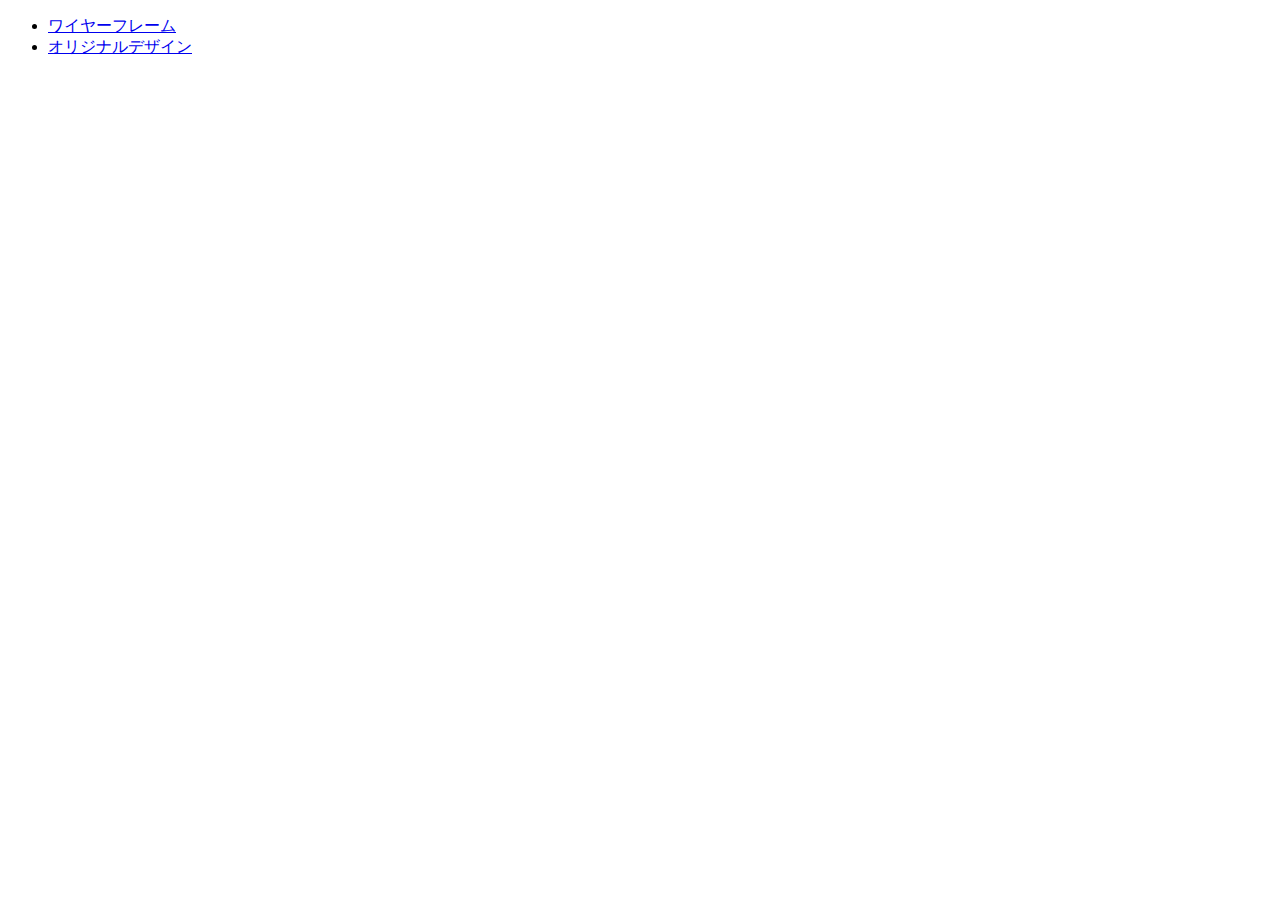
<file: index.html>
<!DOCTYPE html>
<html lang="ja">
<head>
    <meta charset="UTF-8">
    <title>目次 | サイドバー固定ページ</title>
</head>
<body>
    <ul>
        <li><a href="wire/index.html">ワイヤーフレーム</a></li>
        <li><a href="design/index.html">オリジナルデザイン</a></li>
    </ul>
</body>
</html>
</file>
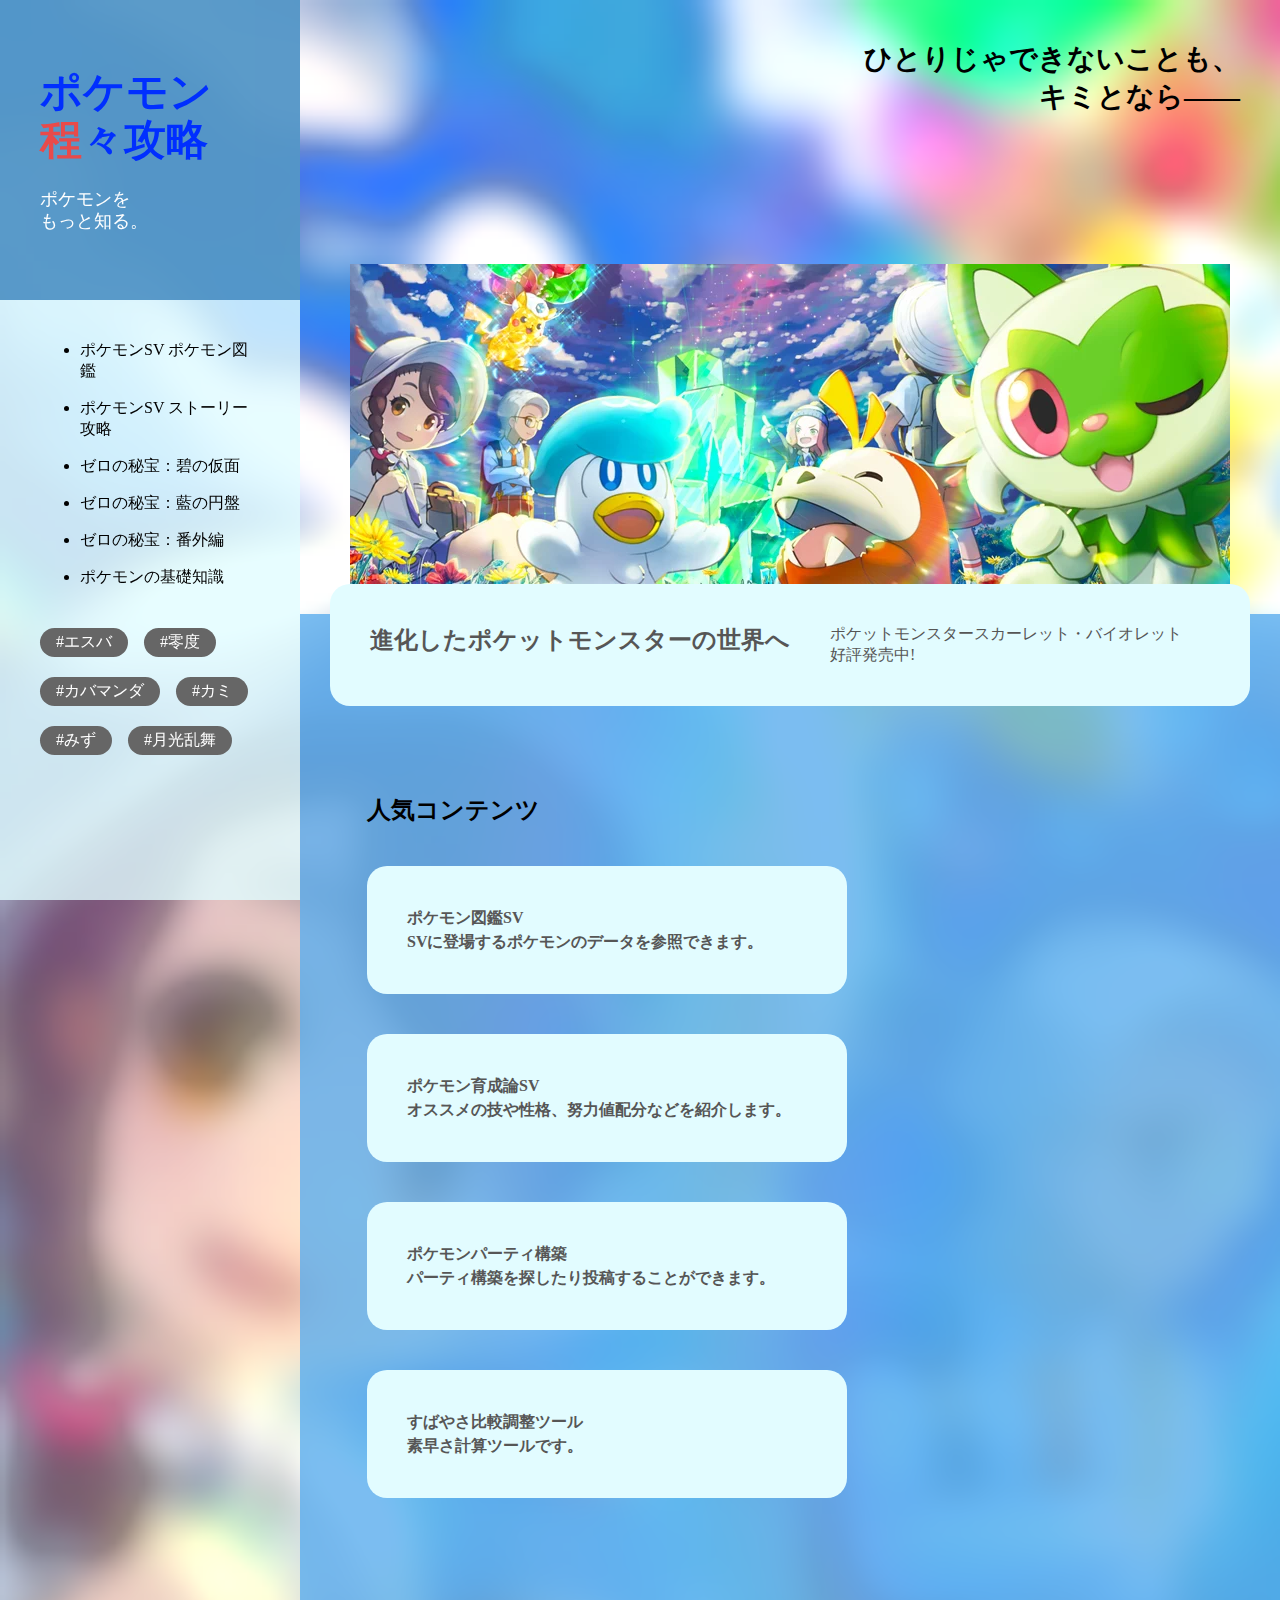
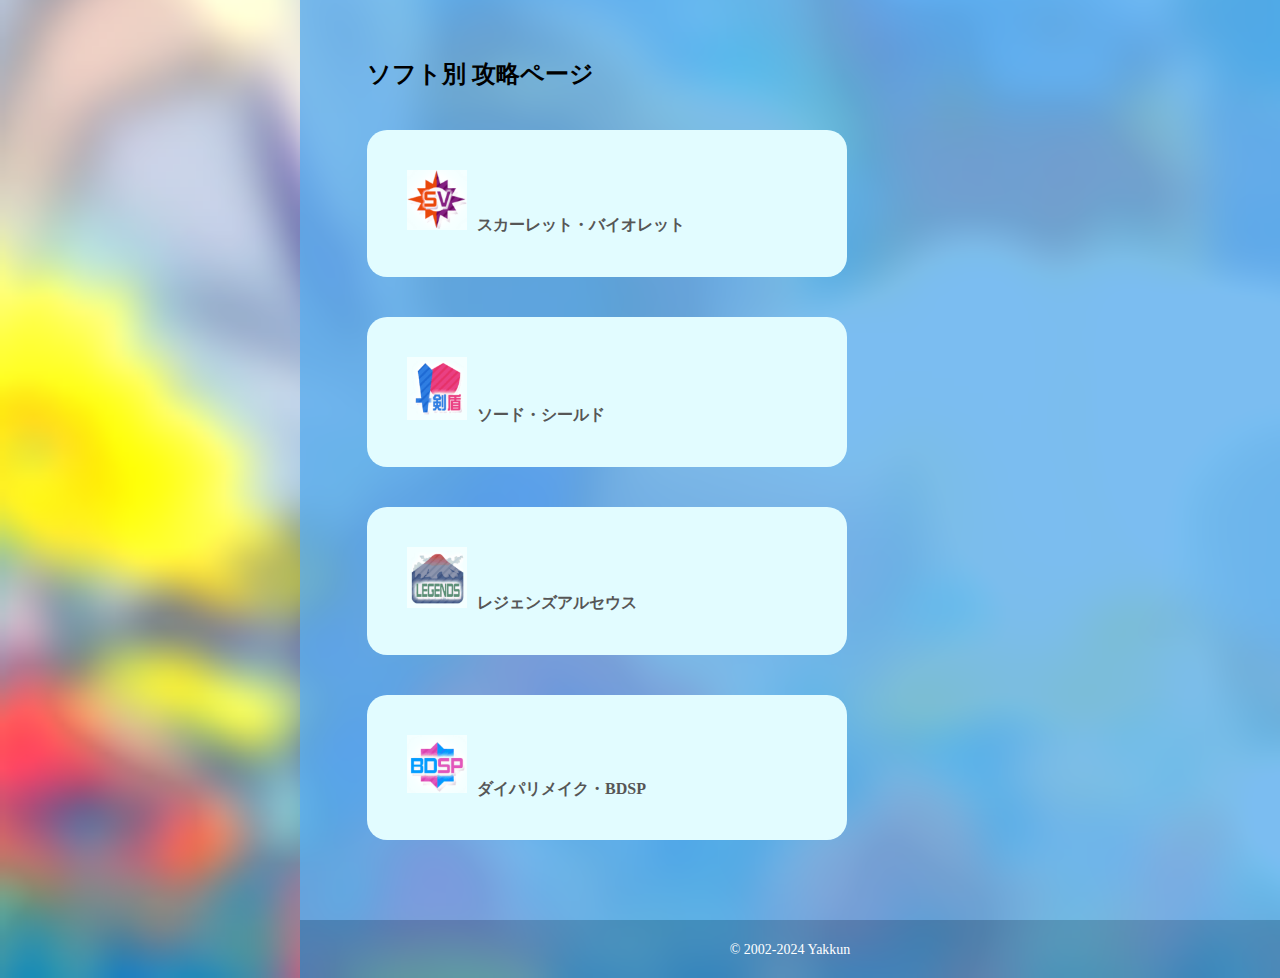
<file: design/index.html>
<!DOCTYPE html>
<html lang="ja">

<head>
  <meta charset="UTF-8">
  <title>ワイヤーフレーム | サイドバー固定ページ</title>
  <link rel="stylesheet" href="css/style.css">
</head>

<body>
  <aside class="sidebar">
    <div class="site-name">
      <h1>ポケモン <span class="ho">程</span>々攻略</h1>
      <p>ポケモンを<br>もっと知る。</p>
    </div>
    <nav>
      <ul class="page-list">
        <li><a href="#">ポケモンSV ポケモン図鑑</a></li>
        <li><a href="#">ポケモンSV ストーリー攻略</a></li>
        <li><a href="#">ゼロの秘宝：碧の仮面</a></li>
        <li><a href="#">ゼロの秘宝：藍の円盤</a></li>
        <li><a href="#">ゼロの秘宝：番外編</a></li>
        <li><a href="#">ポケモンの基礎知識</a></li>
      </ul>
      <div class="tags">
        <a class="tag" href="#">#エスバ</a>
        <a class="tag" href="#">#零度</a>
        <a class="tag" href="#">#カバマンダ</a>
        <a class="tag" href="#">#カミ</a>
        <a class="tag" href="#">#みず</a>
        <a class="tag" href="#">#月光乱舞</a>
      </div>
    </nav>
  </aside>

  <div class="wrapper">
    <header>
      <p class="header-copy">ひとりじゃできないことも、<br>キミとなら――</p>
      <img src="img/pokemon.webp" alt="ヘッダー画像">
    </header>

    <main>
      <section id="section-1">
        <h2>進化したポケットモンスターの世界へ</h2>
        <a class="text" href="#">ポケットモンスタースカーレット・バイオレット<br>好評発売中!</a>
      </section>

      <section id="section-2">
        <h2>人気コンテンツ</h2>
        <div class="cards">
          <a class="card" href="#">ポケモン図鑑SV<br>SVに登場するポケモンのデータを参照できます。</a>
          <a class="card" href="#">ポケモン育成論SV<br>オススメの技や性格、努力値配分などを紹介します。</a>
          <a class="card" href="#">ポケモンパーティ構築<br>パーティ構築を探したり投稿することができます。</a>
          <a class="card" href="#">すばやさ比較調整ツール<br>素早さ計算ツールです。</a>
        </div>
      </section>

      <section id="section-3">
        <h2>ソフト別 攻略ページ</h2>
        <div class="cards">
          <a class="card" href="#"><img src="./img/SV.png" alt="SV">スカーレット・バイオレット</a>
          <a class="card" href="#"><img src="./img/SS.png" alt="剣盾">ソード・シールド</a>
          <a class="card" href="#"><img src="./img/LA.png" alt="LA">レジェンズアルセウス</a>
          <a class="card" href="#"><img src="./img/BDSP.png" alt="BDSP">ダイパリメイク・BDSP</a>
        </div>
      </section>
    </main>

    <footer>
      <small class="copyright">© 2002-2024 Yakkun</small>
    </footer>
  </div>
</body>

</html>
</file>
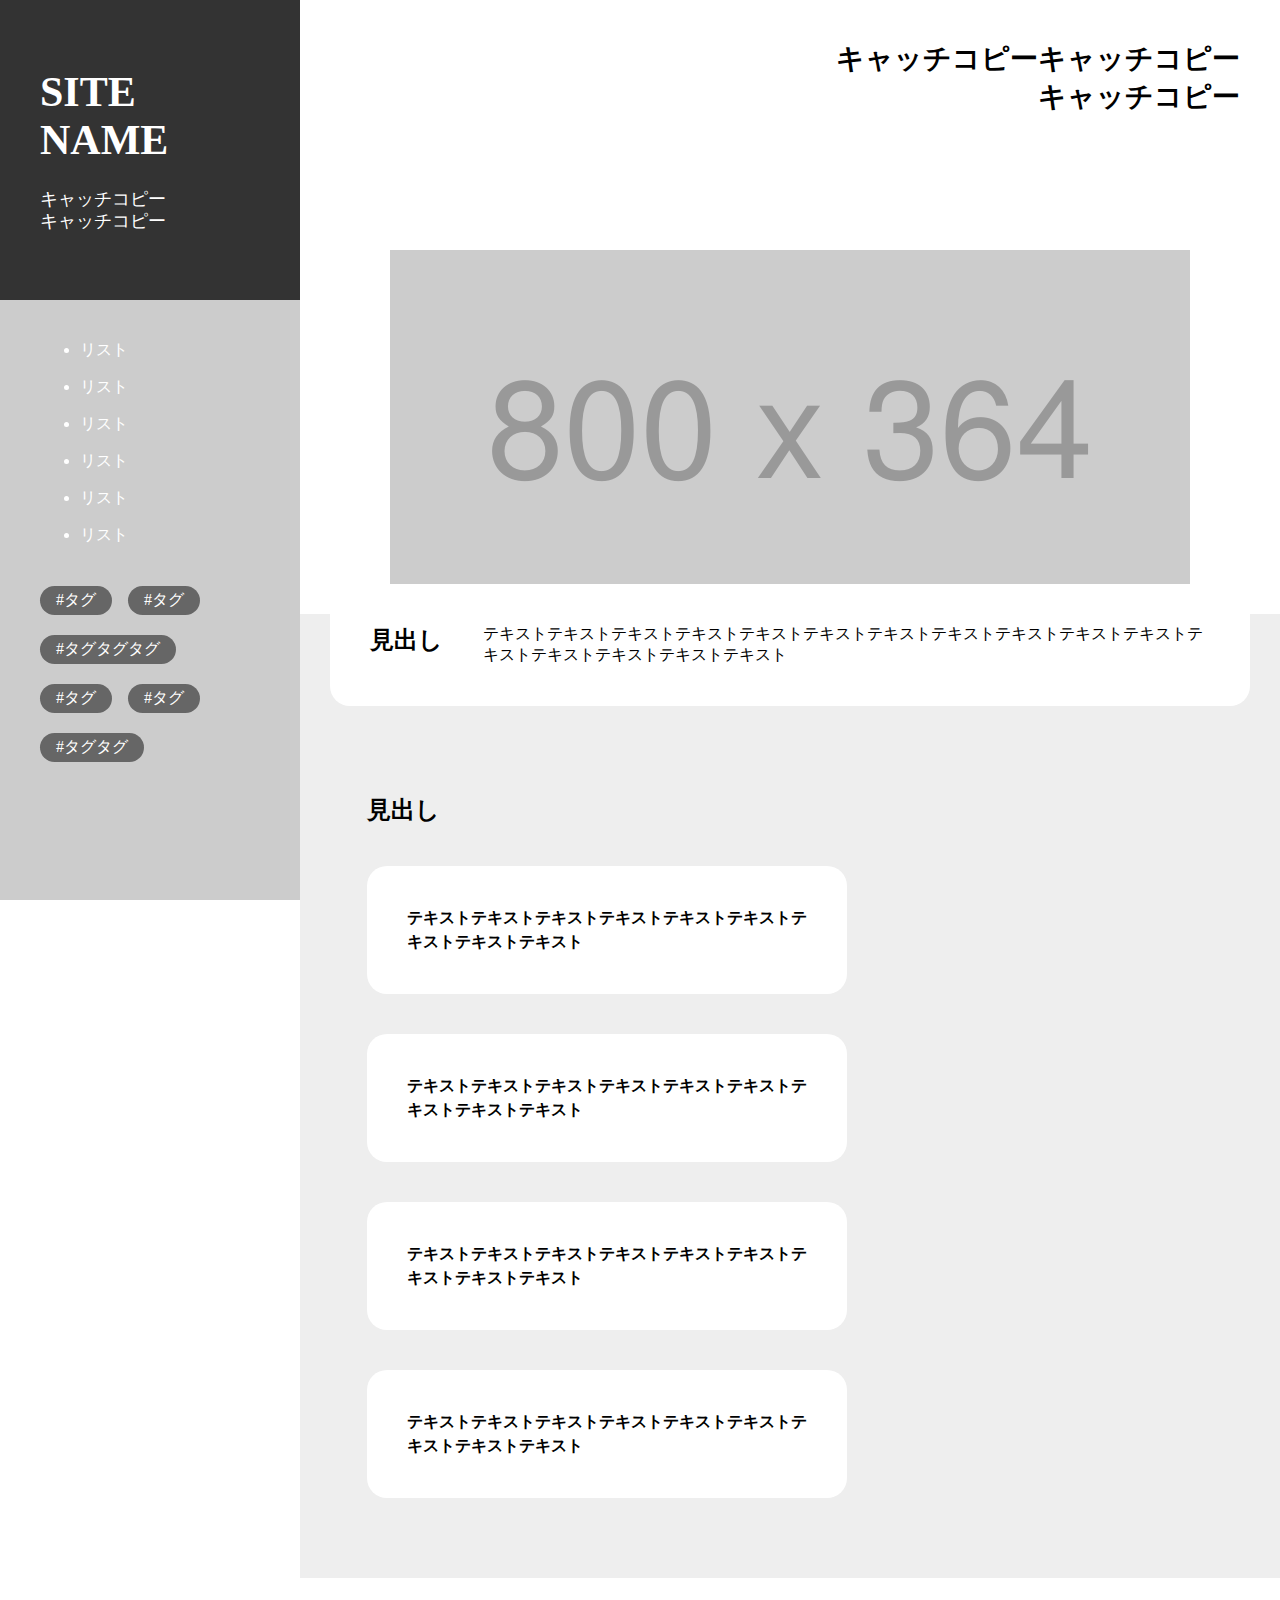
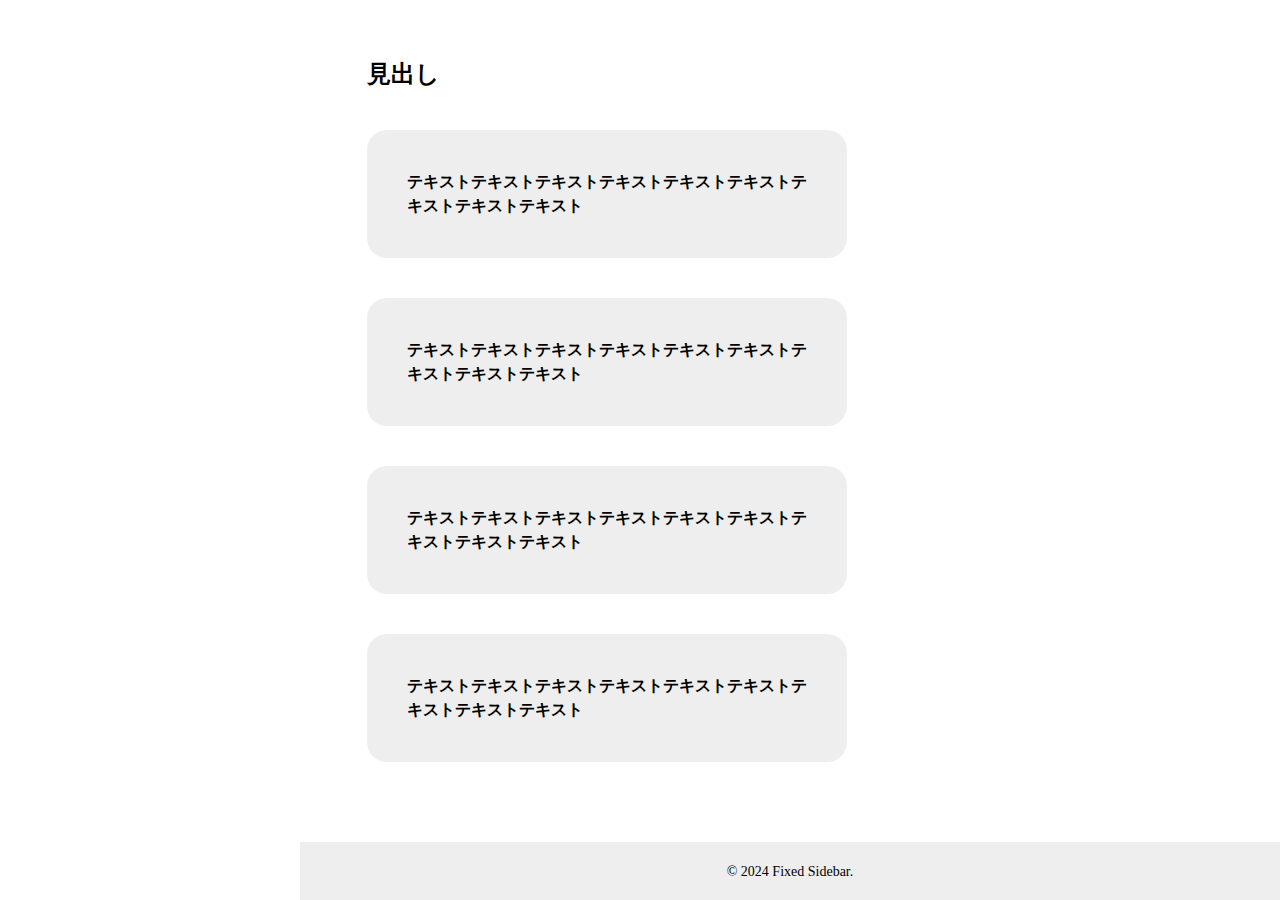
<file: wire/index.html>
<!DOCTYPE html>
<html lang="ja">

<head>
  <meta charset="UTF-8">
  <title>ワイヤーフレーム | サイドバー固定ページ</title>
  <link rel="stylesheet" href="css/style.css">
</head>

<body>
  <aside class="sidebar">
    <div class="site-name">
      <h1>SITE NAME</h1>
      <p>キャッチコピー<br>キャッチコピー</p>
    </div>
    <nav>
      <ul class="page-list">
        <li><a href="#">リスト</a></li>
        <li><a href="#">リスト</a></li>
        <li><a href="#">リスト</a></li>
        <li><a href="#">リスト</a></li>
        <li><a href="#">リスト</a></li>
        <li><a href="#">リスト</a></li>
      </ul>
      <div class="tags">
        <a class="tag" href="#">#タグ</a>
        <a class="tag" href="#">#タグ</a>
        <a class="tag" href="#">#タグタグタグ</a>
        <a class="tag" href="#">#タグ</a>
        <a class="tag" href="#">#タグ</a>
        <a class="tag" href="#">#タグタグ</a>
      </div>
    </nav>
  </aside>

  <div class="wrapper">
    <header>
      <p class="header-copy">キャッチコピーキャッチコピー<br>キャッチコピー</p>
      <img src="img/header-img.png" alt="ヘッダー画像">
    </header>

    <main>
      <section id="section-1">
        <h2>見出し</h2>
        <a class="text" href="#">テキストテキストテキストテキストテキストテキストテキストテキストテキストテキストテキストテキストテキストテキストテキストテキスト</a>
      </section>

      <section id="section-2">
        <h2>見出し</h2>
        <div class="cards">
          <a class="card" href="#">テキストテキストテキストテキストテキストテキストテキストテキストテキスト</a>
          <a class="card" href="#">テキストテキストテキストテキストテキストテキストテキストテキストテキスト</a>
          <a class="card" href="#">テキストテキストテキストテキストテキストテキストテキストテキストテキスト</a>
          <a class="card" href="#">テキストテキストテキストテキストテキストテキストテキストテキストテキスト</a>
        </div>
      </section>

      <section id="section-3">
        <h2>見出し</h2>
        <div class="cards">
          <a class="card" href="#">テキストテキストテキストテキストテキストテキストテキストテキストテキスト</a>
          <a class="card" href="#">テキストテキストテキストテキストテキストテキストテキストテキストテキスト</a>
          <a class="card" href="#">テキストテキストテキストテキストテキストテキストテキストテキストテキスト</a>
          <a class="card" href="#">テキストテキストテキストテキストテキストテキストテキストテキストテキスト</a>
        </div>
      </section>
    </main>

    <footer>
      <small class="copyright">&copy; 2024 Fixed Sidebar.</small>
    </footer>
  </div>
</body>

</html>
</file>
<file: design/css/style.css>
@charset "utf-8";

*{
    box-sizing: border-box;
}

body{
    margin: 0;
    background-image: url(../img/haikei.png);
    background-size:  cover;
}

.wrapper{
    margin-left: 300px;

}

 a{
    color: inherit;
    text-decoration: none;
}

 a:hover{
    text-decoration: underline;
}

img{
    max-width:100%
}

/*****************************
*サイドバー
******************************/

.sidebar{
    background: rgba(225, 252, 255, 0.80);
    width: 300px;
    height: 100%;
    position: fixed;
    top: 0;
    left: 0;
    z-index: 10;
}

.sidebar-list{
    color: #0E0E0E;
}

.site-name{
    background: rgba(56, 130, 188, 0.80);
    width: 300px;
    height: 300px;
    padding: 0 40px;
    display: flex;
    flex-direction: column;
    justify-content: center;
    gap: 24px;
}

.site-name h1,
.site-name p{
    margin: 0;
}

.site-name h1{
    font-size: 42px;
    line-height: 48px;
    color: #002FFF;
}

.ho{
    color: #E84A4A;
}

.site-name p{
    font-size: 18px;
    line-height: 22px;
    color: #FFFFFF;
}



/*** nav ***/
nav{
    padding: 0 40px;
}
/******************
*ページリスト
*******************/
.page-list{
    margin: 40px 0;
}

.page-list li+li{
    margin-top: 1em;
}

/******************
*タグ
*******************/
.tags{
    display: flex;
    gap: 20px 16px;
    flex-wrap: wrap;
}
.tag{
    background: #666;
    color: #fff;
    padding: 4px 16px;
    border-radius: 20px;
}
.tag:hover{
    background: #444;
    text-decoration: none;
}


/*****************************
*ヘッダー
******************************/
header{
    position: relative;
    height: 614px;
}
.header-copy{
    position: absolute;
    top: 40px;
    right: 40px;
    font-size: 28px;
    font-weight: bold;
    text-align: right;
    margin: 0;
}
header img{
    position: absolute;
    bottom: 0;
    right: 0;
    left: 0;
    margin: auto;
}

/*****************************
*メイン
******************************/
main{
    position: relative;
}
h2{
    font-size: 24px;
    margin: 0;
}
/******************
*#section-1
*******************/
#section-1{
    max-width: 920px;
    padding: 40px;
    display: flex;
    flex-wrap: wrap;
    align-items: flex-start;
    gap: 40px;
    position: absolute;
    top: -30px;
    right: 0;
    left: 0;
    margin: auto;
    background: #E2FCFF;
    border-radius: 20px;
    color: #565656;
}

#section-1 .text{
    flex: 1 0 0;
}

/*** カード ***/
.cards{
    display: flex;
    flex-wrap: wrap;
    gap: 40px;
    max-width: 1000px;
    margin: auto;
}

.card{
    width: 480px;
    padding: 40px;
    border-radius: 20px;
    background: #E2FCFF;
    font-weight: bold;
    line-height: 24px;
    color: #565656;
}
/******************
*#section-2
*#section-3
*******************/
#section-2,
#section-3{
    padding: 80px 67px;
    background: rgba(90, 173, 237, 0.80);
}
#section-2 h2,
#section-3 h2{
    max-width: 1000px;
    margin:0 auto 40px;
}
/******************
*#section-2
*******************/
#section-2{
    padding-top: 180px;
}

/******************
*#section-3
*******************/
#section-3 .card{
    background: #E2FCFF;
}
#section-3 img{
    width: 60px;
    margin-right: 10px;
}
/*****************************
*フッター
******************************/
footer{
    background: rgba(56, 130, 188, 0.80);
    text-align: center;
    padding: 20px 0;
}
.copyright{
    font-size: 14px;
    color: #FFF;
}







/*****************************
*
******************************/

/******************
*
*******************/

/***  ***/
</file>
<file: wire/css/style.css>
@charset "utf-8";

*{
    box-sizing: border-box;
}

body{
    margin: 0;
}

.wrapper{
    margin-left: 300px;

}

 a{
    color: inherit;
    text-decoration: none;
}

 a:hover{
    text-decoration: underline;
}

img{
    max-width:100%
}

/*****************************
*サイドバー
******************************/

.sidebar{
    background: #ccc;
    color: #fff;
    width: 300px;
    height: 100%;
    position: fixed;
    top: 0;
    left: 0;
    z-index: 10;
}

.site-name{
    background: #333;
    width: 300px;
    height: 300px;
    padding: 0 40px;
    display: flex;
    flex-direction: column;
    justify-content: center;
    gap: 24px;
}

.site-name h1,
.site-name p{
    margin: 0;
}

.site-name h1{
    font-size: 42px;
    line-height: 48px;
}

.site-name p{
    font-size: 18px;
    line-height: 22px;
}



/*** nav ***/
nav{
    padding: 0 40px;
}
/******************
*ページリスト
*******************/
.page-list{
    margin: 40px 0;
}

.page-list li+li{
    margin-top: 1em;
}

/******************
*タグ
*******************/
.tags{
    display: flex;
    gap: 20px 16px;
    flex-wrap: wrap;
}
.tag{
    background: #666;
    color: #fff;
    padding: 4px 16px;
    border-radius: 20px;
}
.tag:hover{
    background: #444;
    text-decoration: none;
}


/*****************************
*ヘッダー
******************************/
header{
    position: relative;
    height: 614px;
}
.header-copy{
    position: absolute;
    top: 40px;
    right: 40px;
    font-size: 28px;
    font-weight: bold;
    text-align: right;
    margin: 0;
}
header img{
    position: absolute;
    bottom: 0;
    right: 0;
    left: 0;
    margin: auto;
}

/*****************************
*メイン
******************************/
main{
    position: relative;
}
h2{
    font-size: 24px;
    margin: 0;
}
/******************
*#section-1
*******************/
#section-1{
    max-width: 920px;
    padding: 40px;
    display: flex;
    flex-wrap: wrap;
    align-items: flex-start;
    gap: 40px;
    position: absolute;
    top: -30px;
    right: 0;
    left: 0;
    margin: auto;
    background: #fff;
    border-radius: 20px;
}

#section-1 .text{
    flex: 1 0 0;
}

/*** カード ***/
.cards{
    display: flex;
    flex-wrap: wrap;
    gap: 40px;
    max-width: 1000px;
    margin: auto;
}

.card{
    width: 480px;
    padding: 40px;
    border-radius: 20px;
    background: #fff;
    font-weight: bold;
    line-height: 24px;
}
/******************
*#section-2
*#section-3
*******************/
#section-2,
#section-3{
    padding: 80px 67px;
}
#section-2 h2,
#section-3 h2{
    max-width: 1000px;
    margin:0 auto 40px;
}
/******************
*#section-2
*******************/
#section-2{
    background: #eee;
    padding-top: 180px;
}

/******************
*#section-3
*******************/
#section-3 .card{
    background: #eee;
}

/*****************************
*フッター
******************************/
footer{
    background: #eee;
    text-align: center;
    padding: 20px 0;
}
.copyright{
    font-size: 14px;
}







/*****************************
*
******************************/

/******************
*
*******************/

/***  ***/
</file>
